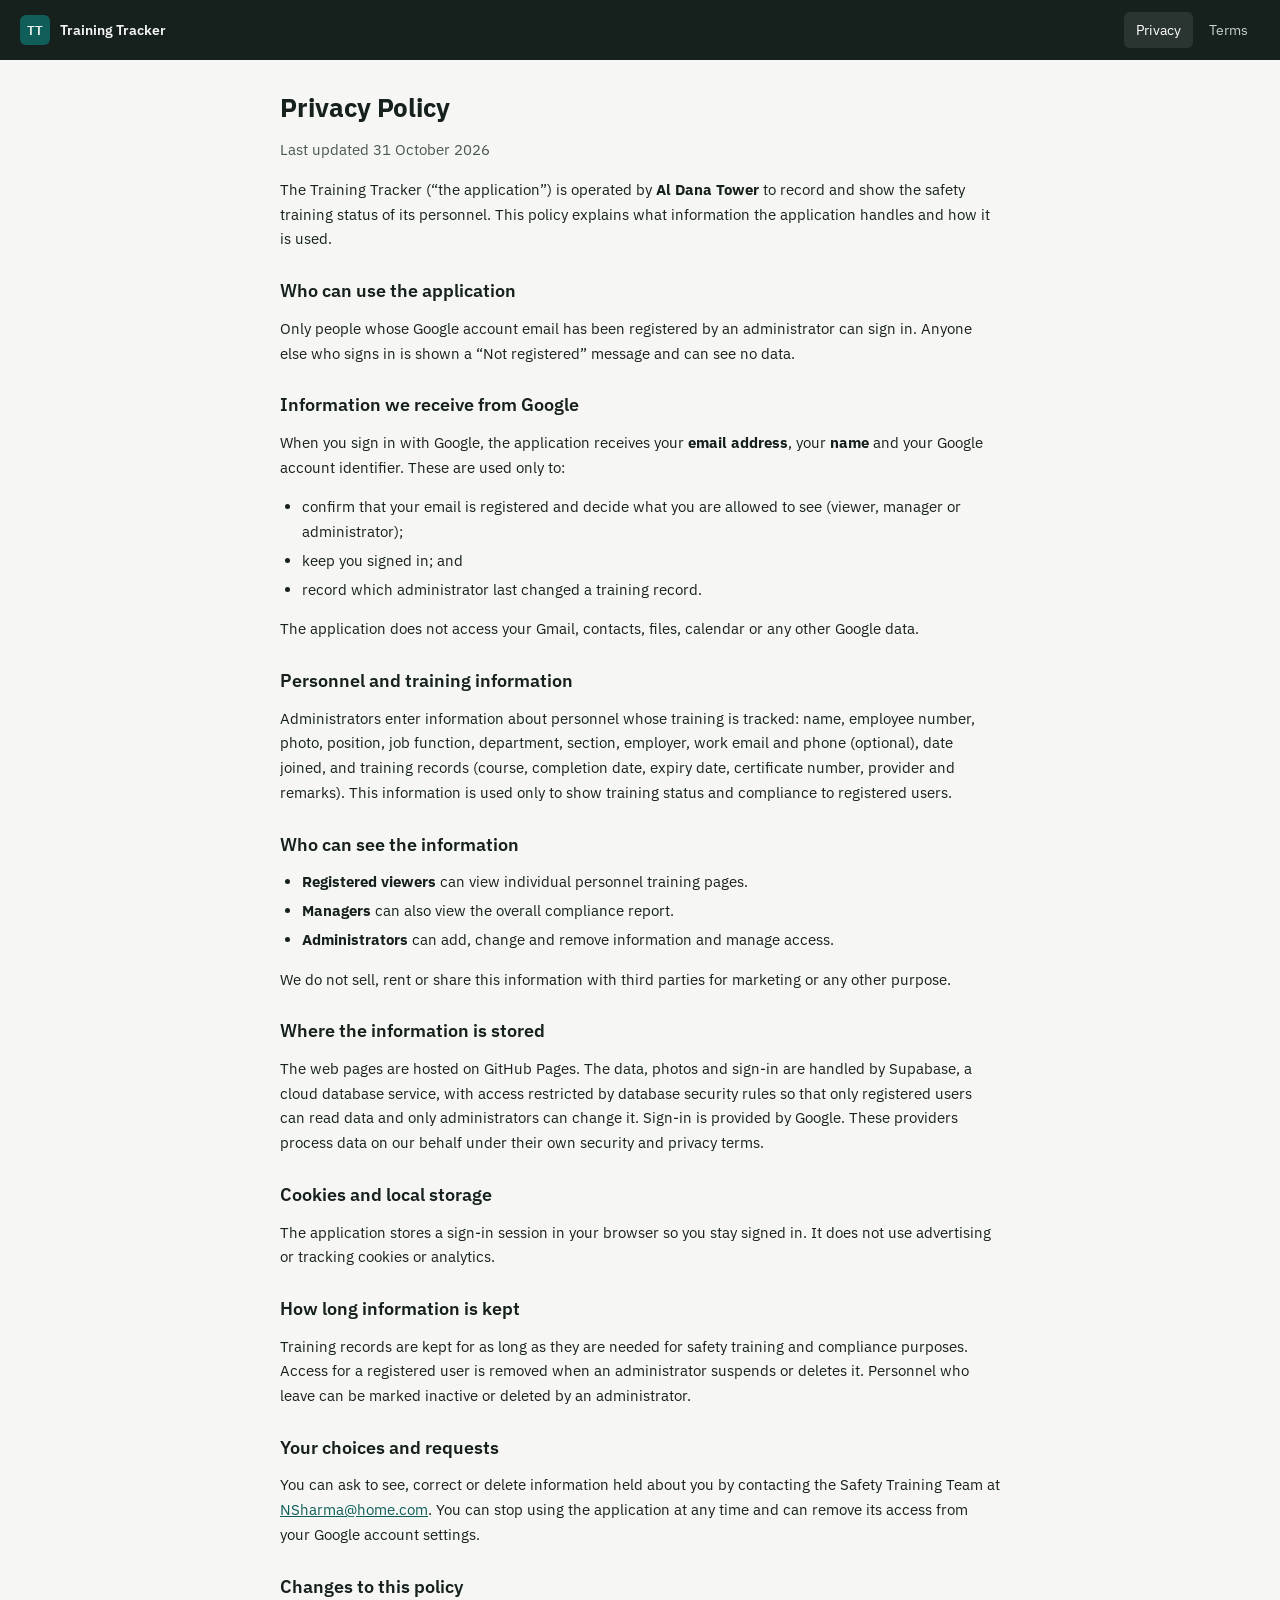
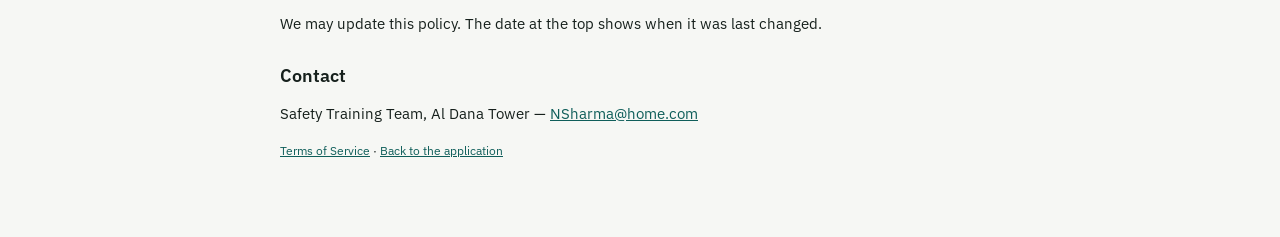
<file: privacy.html>
<!doctype html>
<html lang="en">
<head>
<meta charset="utf-8">
<meta name="viewport" content="width=device-width, initial-scale=1">
<title>Privacy Policy — Training Tracker</title>
<link rel="preconnect" href="https://fonts.googleapis.com">
<link rel="stylesheet" href="https://fonts.googleapis.com/css2?family=IBM+Plex+Sans:wght@400;500;600;700&family=IBM+Plex+Mono:wght@500;600&display=swap">
<link rel="stylesheet" href="assets/app.css">
<style>
  .legal { max-width: 760px; margin: 0 auto; padding: 32px 20px 64px; line-height: 1.65; font-size: 15px; }
  .legal h1 { margin-bottom: 4px; }
  .legal h2 { margin: 28px 0 8px; font-size: 18px; }
  .legal ul { padding-left: 22px; }
  .legal li { margin: 4px 0; }
</style>
</head>
<body>
<header class="topbar"><div class="topbar-inner"><a class="brand" href="index.html"><span class="brand-mark" aria-hidden="true">TT</span><span data-c="APP_NAME">Training Tracker</span></a>
  <nav class="topnav" aria-label="Legal"><a href="privacy.html" class="active" aria-current="page">Privacy</a><a href="terms.html">Terms</a></nav></div></header>
<main class="legal">
  <h1>Privacy Policy</h1>
  <p class="muted">Last updated <span data-c="POLICY_DATE"></span></p>

  <p>The <span data-c="APP_NAME"></span> (“the application”) is operated by <strong data-c="ORG_NAME"></strong> to record and show the safety training status of its personnel. This policy explains what information the application handles and how it is used.</p>

  <h2>Who can use the application</h2>
  <p>Only people whose Google account email has been registered by an administrator can sign in. Anyone else who signs in is shown a “Not registered” message and can see no data.</p>

  <h2>Information we receive from Google</h2>
  <p>When you sign in with Google, the application receives your <strong>email address</strong>, your <strong>name</strong> and your Google account identifier. These are used only to:</p>
  <ul>
    <li>confirm that your email is registered and decide what you are allowed to see (viewer, manager or administrator);</li>
    <li>keep you signed in; and</li>
    <li>record which administrator last changed a training record.</li>
  </ul>
  <p>The application does not access your Gmail, contacts, files, calendar or any other Google data.</p>

  <h2>Personnel and training information</h2>
  <p>Administrators enter information about personnel whose training is tracked: name, employee number, photo, position, job function, department, section, employer, work email and phone (optional), date joined, and training records (course, completion date, expiry date, certificate number, provider and remarks). This information is used only to show training status and compliance to registered users.</p>

  <h2>Who can see the information</h2>
  <ul>
    <li><strong>Registered viewers</strong> can view individual personnel training pages.</li>
    <li><strong>Managers</strong> can also view the overall compliance report.</li>
    <li><strong>Administrators</strong> can add, change and remove information and manage access.</li>
  </ul>
  <p>We do not sell, rent or share this information with third parties for marketing or any other purpose.</p>

  <h2>Where the information is stored</h2>
  <p>The web pages are hosted on GitHub Pages. The data, photos and sign-in are handled by Supabase, a cloud database service, with access restricted by database security rules so that only registered users can read data and only administrators can change it. Sign-in is provided by Google. These providers process data on our behalf under their own security and privacy terms.</p>

  <h2>Cookies and local storage</h2>
  <p>The application stores a sign-in session in your browser so you stay signed in. It does not use advertising or tracking cookies or analytics.</p>

  <h2>How long information is kept</h2>
  <p>Training records are kept for as long as they are needed for safety training and compliance purposes. Access for a registered user is removed when an administrator suspends or deletes it. Personnel who leave can be marked inactive or deleted by an administrator.</p>

  <h2>Your choices and requests</h2>
  <p>You can ask to see, correct or delete information held about you by contacting the Safety Training Team at <a data-c="CONTACT_EMAIL" data-mail href="#"></a>. You can stop using the application at any time and can remove its access from your Google account settings.</p>

  <h2>Changes to this policy</h2>
  <p>We may update this policy. The date at the top shows when it was last changed.</p>

  <h2>Contact</h2>
  <p>Safety Training Team, <span data-c="ORG_NAME"></span> — <a data-c="CONTACT_EMAIL" data-mail href="#"></a></p>
  <p class="small"><a href="terms.html">Terms of Service</a> · <a href="index.html">Back to the application</a></p>
</main>
<script src="assets/config.js"></script>
<script src="assets/legal.js"></script>
</body>
</html>
</file>
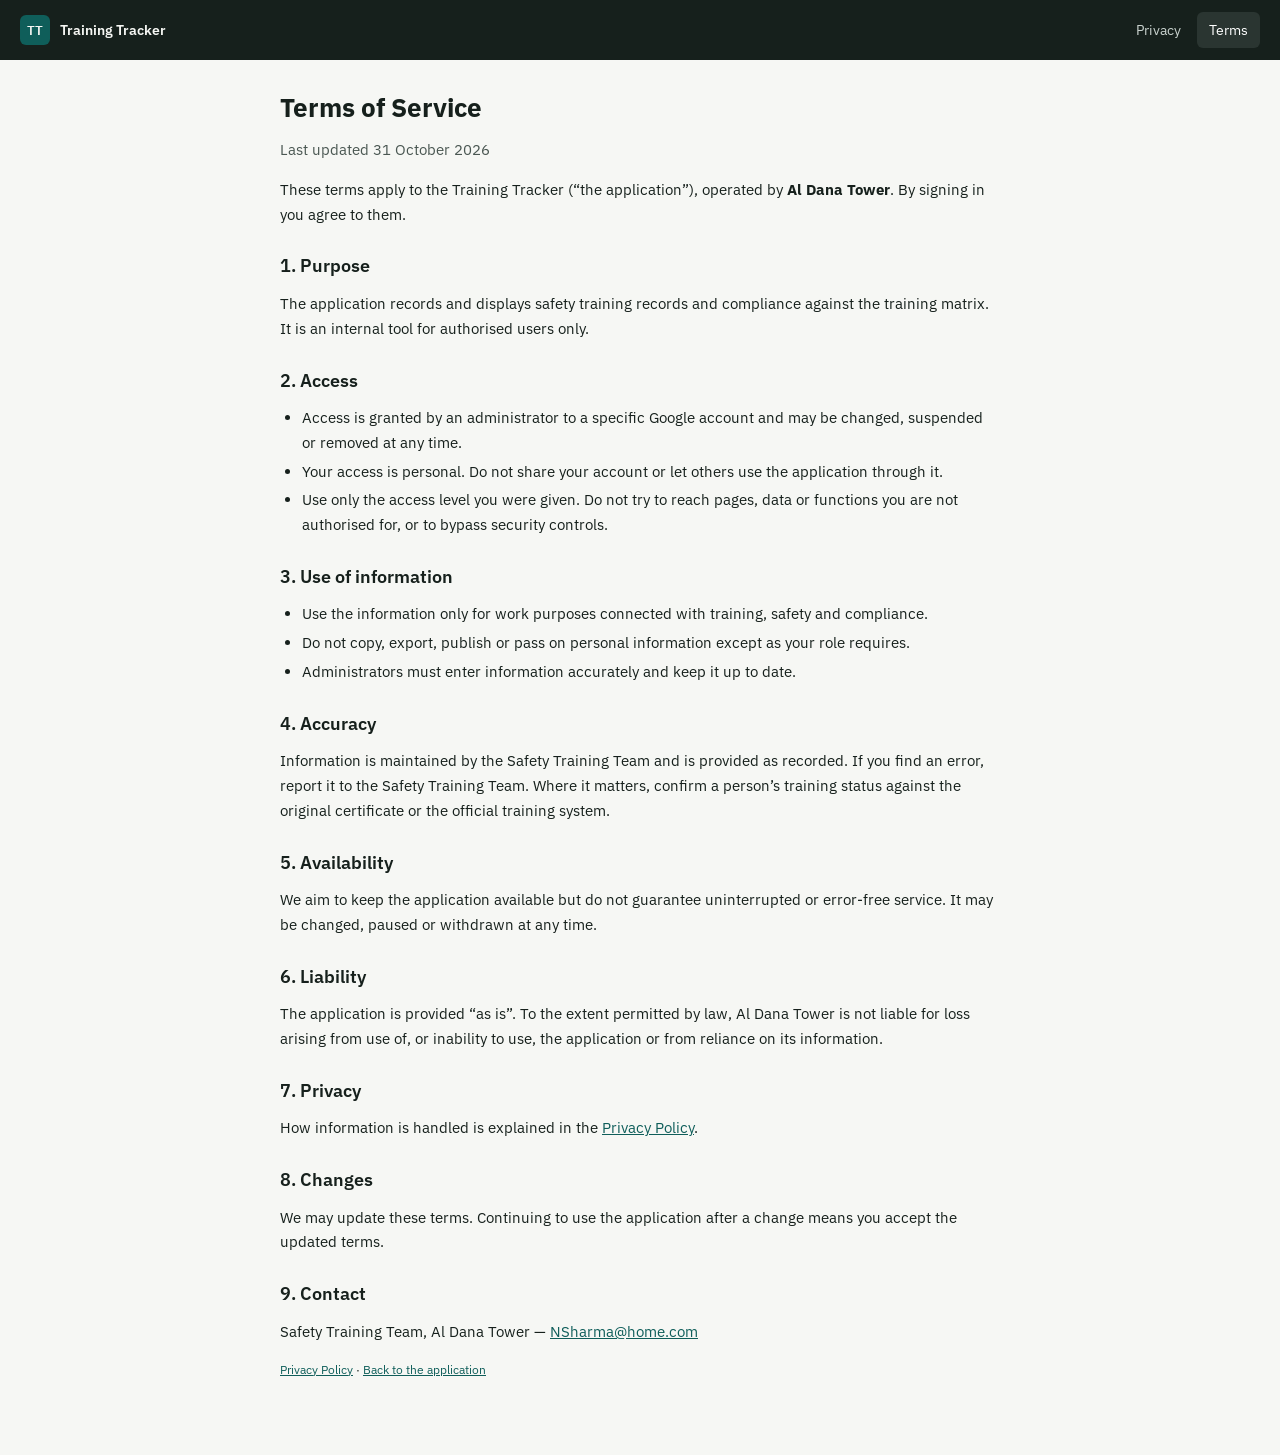
<file: terms.html>
<!doctype html>
<html lang="en">
<head>
<meta charset="utf-8">
<meta name="viewport" content="width=device-width, initial-scale=1">
<title>Terms of Service — Training Tracker</title>
<link rel="preconnect" href="https://fonts.googleapis.com">
<link rel="stylesheet" href="https://fonts.googleapis.com/css2?family=IBM+Plex+Sans:wght@400;500;600;700&family=IBM+Plex+Mono:wght@500;600&display=swap">
<link rel="stylesheet" href="assets/app.css">
<style>
  .legal { max-width: 760px; margin: 0 auto; padding: 32px 20px 64px; line-height: 1.65; font-size: 15px; }
  .legal h1 { margin-bottom: 4px; }
  .legal h2 { margin: 28px 0 8px; font-size: 18px; }
  .legal ul { padding-left: 22px; }
  .legal li { margin: 4px 0; }
</style>
</head>
<body>
<header class="topbar"><div class="topbar-inner"><a class="brand" href="index.html"><span class="brand-mark" aria-hidden="true">TT</span><span data-c="APP_NAME">Training Tracker</span></a>
  <nav class="topnav" aria-label="Legal"><a href="privacy.html">Privacy</a><a href="terms.html" class="active" aria-current="page">Terms</a></nav></div></header>
<main class="legal">
  <h1>Terms of Service</h1>
  <p class="muted">Last updated <span data-c="POLICY_DATE"></span></p>

  <p>These terms apply to the <span data-c="APP_NAME"></span> (“the application”), operated by <strong data-c="ORG_NAME"></strong>. By signing in you agree to them.</p>

  <h2>1. Purpose</h2>
  <p>The application records and displays safety training records and compliance against the training matrix. It is an internal tool for authorised users only.</p>

  <h2>2. Access</h2>
  <ul>
    <li>Access is granted by an administrator to a specific Google account and may be changed, suspended or removed at any time.</li>
    <li>Your access is personal. Do not share your account or let others use the application through it.</li>
    <li>Use only the access level you were given. Do not try to reach pages, data or functions you are not authorised for, or to bypass security controls.</li>
  </ul>

  <h2>3. Use of information</h2>
  <ul>
    <li>Use the information only for work purposes connected with training, safety and compliance.</li>
    <li>Do not copy, export, publish or pass on personal information except as your role requires.</li>
    <li>Administrators must enter information accurately and keep it up to date.</li>
  </ul>

  <h2>4. Accuracy</h2>
  <p>Information is maintained by the Safety Training Team and is provided as recorded. If you find an error, report it to the Safety Training Team. Where it matters, confirm a person’s training status against the original certificate or the official training system.</p>

  <h2>5. Availability</h2>
  <p>We aim to keep the application available but do not guarantee uninterrupted or error-free service. It may be changed, paused or withdrawn at any time.</p>

  <h2>6. Liability</h2>
  <p>The application is provided “as is”. To the extent permitted by law, <span data-c="ORG_NAME"></span> is not liable for loss arising from use of, or inability to use, the application or from reliance on its information.</p>

  <h2>7. Privacy</h2>
  <p>How information is handled is explained in the <a href="privacy.html">Privacy Policy</a>.</p>

  <h2>8. Changes</h2>
  <p>We may update these terms. Continuing to use the application after a change means you accept the updated terms.</p>

  <h2>9. Contact</h2>
  <p>Safety Training Team, <span data-c="ORG_NAME"></span> — <a data-c="CONTACT_EMAIL" data-mail href="#"></a></p>
  <p class="small"><a href="privacy.html">Privacy Policy</a> · <a href="index.html">Back to the application</a></p>
</main>
<script src="assets/config.js"></script>
<script src="assets/legal.js"></script>
</body>
</html>
</file>
<file: assets/app.css>
/* ===================================================================
   Online Training Tracker — shared styles
   =================================================================== */
:root {
  --ink: #16201C;
  --ink-2: #33403B;
  --muted: #4A5752;
  --line: #DDE2DE;
  --line-2: #EEF0EC;
  --ground: #F6F7F4;
  --card: #FFFFFF;
  --chip: #EEF0EC;
  --accent: #0F5E5A;
  --accent-dk: #0A403D;
  --accent-lt: #E3ECEA;
  --bar-dk: #2A3531;

  --valid: #1F7A68;     --valid-bg: #DDEFEA;   --valid-tx: #0A4F45;
  --due: #E0A100;       --due-bg: #FCEBC7;     --due-tx: #7A4600;
  --expired: #C2412D;   --expired-bg: #FADBD7; --expired-tx: #8E1D14;
  --notdone: #A9B3AF;   --notdone-bg: #E6E9E7; --notdone-tx: #33403B;

  --radius: 12px;
  --font: 'IBM Plex Sans', system-ui, -apple-system, 'Segoe UI', sans-serif;
  --mono: 'IBM Plex Mono', ui-monospace, Consolas, monospace;
}

* { box-sizing: border-box; }
html, body { margin: 0; }
body { background: var(--ground); color: var(--ink); font-family: var(--font); font-size: 14px; line-height: 1.45; }
a { color: var(--accent); }
a:hover { color: var(--accent-dk); }
h1, h2, h3 { margin: 0; line-height: 1.2; }
h1 { font-size: 26px; font-weight: 700; }
h2 { font-size: 16px; font-weight: 600; }
.mono { font-family: var(--mono); }
.muted { color: var(--muted); }
.small { font-size: 12px; }
.hidden { display: none !important; }
.sr-only { position: absolute; width: 1px; height: 1px; overflow: hidden; clip: rect(0 0 0 0); white-space: nowrap; }

/* ---------- Top bar ---------- */
.topbar { background: var(--ink); color: var(--ground); }
.topbar-inner { max-width: 1360px; margin: 0 auto; padding: 0 20px; min-height: 60px; display: flex; flex-wrap: wrap; align-items: center; justify-content: space-between; gap: 10px; }
.brand { display: flex; align-items: center; gap: 10px; color: var(--ground); text-decoration: none; font-weight: 600; }
.brand:hover { color: #fff; }
.brand-mark { width: 30px; height: 30px; border-radius: 6px; background: var(--accent); display: grid; place-items: center; font-family: var(--mono); font-weight: 600; font-size: 13px; }
.topnav { display: flex; gap: 4px; flex-wrap: wrap; }
.topnav a { color: #C9D2CE; text-decoration: none; padding: 8px 12px; border-radius: 6px; font-size: 14px; }
.topnav a:hover { color: #fff; background: #222D29; }
.topnav a.active { color: #fff; background: var(--bar-dk); }
.who { display: flex; align-items: center; gap: 10px; font-size: 13px; color: #C9D2CE; flex-wrap: wrap; }
.role-badge { padding: 3px 8px; border-radius: 99px; background: var(--bar-dk); color: #fff; font-size: 11px; font-weight: 600; letter-spacing: .05em; text-transform: uppercase; }
.topbar .btn-ghost { color: #F6F7F4; border-color: #3A4642; }
.topbar .btn-ghost:hover { background: #222D29; }

/* ---------- Layout ---------- */
.page { max-width: 1360px; margin: 0 auto; padding: 28px 20px 56px; display: flex; flex-direction: column; gap: 20px; }
.page-narrow { max-width: 760px; }
.page-head { display: flex; flex-wrap: wrap; justify-content: space-between; align-items: flex-end; gap: 16px; }
.page-head p { margin: 6px 0 0; color: var(--muted); }
.card { background: var(--card); border: 1px solid var(--line); border-radius: var(--radius); padding: 20px; }
.card-head { display: flex; justify-content: space-between; align-items: center; gap: 12px; flex-wrap: wrap; margin-bottom: 14px; }
.row { display: flex; flex-wrap: wrap; gap: 16px; }
.row > * { min-width: 0; }
.grow { flex: 1 1 360px; }
.toolbar { display: flex; flex-wrap: wrap; gap: 8px; align-items: flex-end; }

/* ---------- Controls ---------- */
.btn { min-height: 40px; padding: 0 14px; border-radius: 8px; border: 1px solid #C3CBC6; background: #fff; color: var(--ink); font: inherit; font-size: 14px; cursor: pointer; display: inline-flex; align-items: center; gap: 8px; text-decoration: none; white-space: nowrap; }
.btn:hover { border-color: var(--ink-2); }
.btn:disabled { opacity: .55; cursor: not-allowed; }
.btn-primary { background: var(--accent); border-color: var(--accent); color: #fff; font-weight: 600; }
.btn-primary:hover { background: var(--accent-dk); border-color: var(--accent-dk); color: #fff; }
.btn-dark { background: var(--ink); border-color: var(--ink); color: var(--ground); }
.btn-dark:hover { background: #000; color: #fff; }
.btn-danger { color: var(--expired-tx); }
.btn-danger:hover { border-color: var(--expired-tx); }
.btn-ghost { background: transparent; }
.btn-sm { min-height: 34px; padding: 0 10px; font-size: 13px; }
.btn-link { background: none; border: 0; color: var(--accent); cursor: pointer; font: inherit; padding: 6px 4px; text-decoration: underline; }

.field { display: flex; flex-direction: column; gap: 5px; font-size: 12px; font-weight: 600; color: var(--ink-2); }
.field-label-caps { font-size: 11px; color: var(--muted); text-transform: uppercase; letter-spacing: .06em; font-weight: 600; }
input[type=text], input[type=email], input[type=search], input[type=number], input[type=date], input[type=tel], select, textarea {
  min-height: 40px; padding: 0 10px; border: 1px solid #C3CBC6; border-radius: 8px; background: #fff; color: var(--ink); font: inherit; font-size: 14px; font-weight: 400; width: 100%;
}
textarea { padding: 10px; min-height: 80px; resize: vertical; }
input:focus, select:focus, textarea:focus, .btn:focus-visible, a:focus-visible, button:focus-visible { outline: 2px solid var(--accent); outline-offset: 1px; }
.check { display: inline-flex; align-items: center; gap: 8px; font-size: 14px; font-weight: 400; min-height: 40px; }
.check input { width: 18px; height: 18px; accent-color: var(--accent); }
.form-grid { display: grid; grid-template-columns: repeat(auto-fit, minmax(220px, 1fr)); gap: 14px 16px; }
.form-grid .span-all { grid-column: 1 / -1; }
.req::after { content: ' *'; color: var(--expired-tx); }

.chips { display: flex; flex-wrap: wrap; gap: 6px; }
.chip { min-height: 36px; padding: 0 12px; border-radius: 99px; border: 1px solid #C3CBC6; background: #fff; color: var(--ink); font: inherit; font-size: 13px; cursor: pointer; }
.chip[aria-pressed=true] { background: var(--ink); border-color: var(--ink); color: var(--ground); }

/* ---------- Status pills ---------- */
.pill { display: inline-block; font-size: 11px; font-weight: 600; padding: 4px 9px; border-radius: 99px; white-space: nowrap; }
.pill-valid { background: var(--valid-bg); color: var(--valid-tx); }
.pill-due { background: var(--due-bg); color: var(--due-tx); }
.pill-expired { background: var(--expired-bg); color: var(--expired-tx); }
.pill-notdone { background: var(--notdone-bg); color: var(--notdone-tx); }
.pill-plain { background: var(--chip); color: var(--ink-2); }
.abbr { font-family: var(--mono); font-weight: 600; font-size: 12px; background: var(--chip); padding: 4px 7px; border-radius: 6px; display: inline-block; min-width: 42px; text-align: center; }

/* ---------- Tables ---------- */
.table-wrap { overflow-x: auto; }
table.data { width: 100%; border-collapse: collapse; font-size: 13px; }
table.data th { text-align: left; color: var(--muted); font-size: 11px; text-transform: uppercase; letter-spacing: .06em; font-weight: 600; padding: 10px 8px; border-bottom: 1px solid var(--line); white-space: nowrap; background: var(--card); position: sticky; top: 0; }
table.data th button { all: unset; cursor: pointer; }
table.data th button:focus-visible { outline: 2px solid var(--accent); }
table.data td { padding: 10px 8px; border-bottom: 1px solid var(--line-2); vertical-align: middle; }
table.data tr:hover td { background: #FAFBF9; }
.empty { padding: 28px; text-align: center; color: var(--muted); }

/* ---------- Gate (sign-in etc.) ---------- */
.gate { min-height: calc(100vh - 60px); display: grid; place-items: center; padding: 24px; }
.gate-card { max-width: 420px; width: 100%; background: #fff; border: 1px solid var(--line); border-radius: 16px; padding: 32px; text-align: center; display: flex; flex-direction: column; gap: 14px; align-items: center; }
.gate-card p { margin: 0; color: var(--muted); }
.btn-google { min-height: 46px; padding: 0 18px; border-radius: 99px; border: 1px solid #C3CBC6; background: #fff; font: inherit; font-weight: 600; font-size: 15px; display: inline-flex; gap: 10px; align-items: center; cursor: pointer; }
.btn-google:hover { border-color: var(--ink); }

/* ---------- Toast & loading ---------- */
.toast-host { position: fixed; bottom: 20px; left: 50%; transform: translateX(-50%); display: flex; flex-direction: column; gap: 8px; z-index: 1000; }
.toast { background: var(--ink); color: #fff; padding: 12px 16px; border-radius: 10px; font-size: 14px; box-shadow: 0 6px 24px rgba(0,0,0,.18); max-width: 90vw; }
.toast.error { background: var(--expired-tx); }
.loading { padding: 48px; text-align: center; color: var(--muted); }
.spinner { width: 28px; height: 28px; border-radius: 50%; border: 3px solid var(--line); border-top-color: var(--accent); animation: spin 0.8s linear infinite; margin: 0 auto 10px; }
@keyframes spin { to { transform: rotate(360deg); } }

/* ---------- Dialog ---------- */
dialog.modal { border: 0; border-radius: 16px; padding: 0; width: min(760px, 94vw); max-height: 92vh; box-shadow: 0 20px 60px rgba(0,0,0,.25); }
dialog.modal::backdrop { background: rgba(22,32,28,.45); }
.modal-head { display: flex; justify-content: space-between; align-items: center; padding: 18px 22px; border-bottom: 1px solid var(--line); position: sticky; top: 0; background: #fff; z-index: 1; }
.modal-body { padding: 20px 22px; overflow: auto; }
.modal-foot { display: flex; justify-content: space-between; gap: 8px; padding: 14px 22px; border-top: 1px solid var(--line); background: var(--ground); position: sticky; bottom: 0; flex-wrap: wrap; }
.modal-foot .right { display: flex; gap: 8px; margin-left: auto; }
.icon-btn { width: 40px; height: 40px; border-radius: 8px; border: 1px solid transparent; background: transparent; cursor: pointer; display: grid; place-items: center; color: var(--ink); }
.icon-btn:hover { background: var(--chip); }

/* ---------- Person page ---------- */
.qr-banner { background: var(--accent-lt); color: var(--accent-dk); font-size: 12px; padding: 10px 16px; display: flex; gap: 8px; align-items: center; justify-content: center; }
.person-head { display: flex; gap: 16px; align-items: center; }
.photo { width: 96px; height: 120px; border-radius: 10px; background: #D5DBD6; object-fit: cover; flex: none; display: grid; place-items: center; color: var(--muted); font-size: 28px; font-weight: 700; }
.photo-sm { width: 44px; height: 55px; border-radius: 6px; font-size: 14px; }
.facts { display: grid; grid-template-columns: repeat(auto-fit, minmax(150px, 1fr)); gap: 8px; }
.fact { background: #fff; border: 1px solid var(--line); border-radius: 10px; padding: 10px 12px; }
.fact .k { font-size: 11px; color: var(--muted); text-transform: uppercase; letter-spacing: .06em; }
.fact .v { font-size: 14px; font-weight: 600; margin-top: 2px; }
.compliance { background: var(--ink); color: var(--ground); border-radius: 14px; padding: 16px 18px; display: flex; gap: 18px; align-items: center; }
.compliance .sub { color: #C9D2CE; font-size: 13px; }
.dark-pill { font-size: 11px; padding: 3px 8px; border-radius: 99px; }
.course-list { display: flex; flex-direction: column; gap: 8px; }
.course { background: #fff; border: 1px solid var(--line); border-radius: 12px; padding: 12px; display: flex; gap: 12px; align-items: center; }
.course .abbr { min-width: 54px; padding: 8px 4px; }
.course .info { flex: 1; min-width: 0; }
.course .name { font-weight: 600; line-height: 1.25; }
.course .dates { font-size: 12px; color: var(--muted); }
.foot-note { text-align: center; font-size: 12px; color: var(--muted); margin-top: 8px; }

/* ---------- People directory ---------- */
.people-grid { display: grid; grid-template-columns: repeat(auto-fill, minmax(280px, 1fr)); gap: 10px; }
.person-card { background: #fff; border: 1px solid var(--line); border-radius: 12px; padding: 12px; display: flex; gap: 12px; align-items: center; text-decoration: none; color: var(--ink); }
.person-card:hover { border-color: var(--ink-2); color: var(--ink); }
.person-card .nm { font-weight: 600; }
.meter { height: 6px; background: var(--line-2); border-radius: 99px; overflow: hidden; margin-top: 6px; }
.meter > span { display: block; height: 100%; border-radius: 99px; }

/* ---------- Report ---------- */
.kpis { display: grid; grid-template-columns: repeat(auto-fit, minmax(170px, 1fr)); gap: 12px; }
.kpi { background: #fff; border: 1px solid var(--line); border-radius: var(--radius); padding: 16px 18px; display: flex; flex-direction: column; gap: 4px; }
.kpi .k { font-size: 12px; color: var(--muted); display: flex; align-items: center; gap: 6px; }
.kpi .v { font-size: 32px; font-weight: 700; line-height: 1.1; }
.kpi .s { font-size: 12px; color: var(--muted); }
.kpi-hero { background: var(--ink); color: var(--ground); border-color: var(--ink); flex-direction: row; align-items: center; gap: 14px; }
.kpi-hero .k, .kpi-hero .s { color: #C9D2CE; }
.dot { width: 10px; height: 10px; border-radius: 3px; display: inline-block; flex: none; }
.chart-grid { display: grid; grid-template-columns: repeat(auto-fit, minmax(320px, 1fr)); gap: 16px; }
.chart-card { background: #fff; border: 1px solid var(--line); border-radius: var(--radius); padding: 20px; min-width: 0; }
.chart-card h2 { margin-bottom: 4px; }
.chart-card .hint { font-size: 12px; color: var(--muted); margin-bottom: 14px; }
.donut-wrap { display: flex; gap: 18px; align-items: center; flex-wrap: wrap; }
.legend { display: flex; flex-direction: column; gap: 6px; flex: 1; min-width: 150px; }
.legend button { all: unset; display: flex; align-items: center; gap: 8px; font-size: 13px; cursor: pointer; padding: 4px 6px; border-radius: 6px; }
.legend button:hover, .legend button[aria-pressed=true] { background: var(--chip); }
.legend button:focus-visible { outline: 2px solid var(--accent); }
.legend .n { margin-left: auto; font-family: var(--mono); color: var(--ink-2); }
.hbar { display: grid; grid-template-columns: minmax(110px, 34%) 1fr 52px; gap: 10px; align-items: center; font-size: 13px; padding: 4px 6px; border-radius: 6px; width: 100%; background: none; border: 0; font: inherit; text-align: left; color: inherit; cursor: pointer; }
.hbar:hover { background: var(--ground); }
.hbar .lbl { overflow: hidden; text-overflow: ellipsis; white-space: nowrap; }
.hbar .track { height: 12px; background: var(--line-2); border-radius: 99px; overflow: hidden; display: flex; }
.hbar .track > span { height: 100%; }
.hbar .val { font-family: var(--mono); font-size: 12px; text-align: right; color: var(--ink-2); }
.bars-list { display: flex; flex-direction: column; gap: 2px; max-height: 360px; overflow: auto; }
.cols { display: flex; align-items: flex-end; gap: 6px; height: 200px; padding-top: 16px; }
.cols .col { flex: 1; display: flex; flex-direction: column; align-items: center; gap: 6px; height: 100%; justify-content: flex-end; min-width: 0; }
.cols .col .stack { width: 100%; max-width: 42px; display: flex; flex-direction: column-reverse; border-radius: 6px 6px 2px 2px; overflow: hidden; }
.cols .col .n { font-size: 11px; font-family: var(--mono); color: var(--ink-2); }
.cols .col .m { font-size: 11px; color: var(--muted); white-space: nowrap; }
.legend-inline { display: flex; flex-wrap: wrap; gap: 14px; font-size: 12px; color: var(--ink-2); margin-top: 10px; }
.legend-inline span { display: inline-flex; align-items: center; gap: 6px; }

/* ---------- Admin ---------- */
.admin-shell { display: flex; flex-wrap: wrap; min-height: calc(100vh - 60px); }
.side { flex: 1 1 220px; max-width: 250px; background: #1D2824; padding: 18px 10px; display: flex; flex-direction: column; gap: 2px; }
.side button { all: unset; color: #C9D2CE; padding: 10px 12px; border-radius: 8px; font-size: 14px; cursor: pointer; }
.side button:hover { color: #fff; background: #26322E; }
.side button[aria-current=page] { color: #fff; background: var(--bar-dk); font-weight: 600; }
.side button:focus-visible { outline: 2px solid #5FC4B4; }
.side .grp { font-size: 11px; color: #9AA6A1; text-transform: uppercase; letter-spacing: .08em; padding: 14px 12px 6px; }
.admin-main { flex: 999 1 560px; min-width: 0; padding: 26px 24px 56px; display: flex; flex-direction: column; gap: 18px; }
.matrix-wrap { overflow: auto; max-height: 70vh; border: 1px solid var(--line); border-radius: var(--radius); background: #fff; }
table.matrix { border-collapse: separate; border-spacing: 0; font-size: 13px; }
table.matrix th, table.matrix td { border-bottom: 1px solid var(--line-2); border-left: 1px solid var(--line-2); }
table.matrix thead th { position: sticky; top: 0; background: var(--ground); z-index: 2; padding: 10px 6px; font-size: 12px; font-weight: 600; min-width: 96px; max-width: 120px; line-height: 1.25; vertical-align: bottom; }
table.matrix th.corner { left: 0; z-index: 3; text-align: left; padding-left: 14px; min-width: 260px; }
table.matrix td.rowhead { position: sticky; left: 0; background: #fff; z-index: 1; padding: 8px 14px; min-width: 260px; }
table.matrix td.cell { text-align: center; padding: 4px; }
.mcell { width: 44px; height: 34px; border-radius: 8px; border: 1px solid var(--line); background: #fff; color: var(--muted); font: inherit; font-weight: 700; cursor: pointer; }
.mcell.on { background: var(--accent); border-color: var(--accent); color: #fff; }
.mcell.dirty { outline: 2px dashed #9A5B00; outline-offset: 1px; }
.qr-box { display: flex; gap: 16px; align-items: center; flex-wrap: wrap; padding: 14px; background: var(--ground); border-radius: 10px; }
.qr-box canvas, .qr-box img { width: 132px; height: 132px; }
.photo-edit { display: flex; gap: 16px; align-items: center; flex-wrap: wrap; margin-bottom: 16px; }
.import-log { font-family: var(--mono); font-size: 12px; background: var(--ground); border-radius: 8px; padding: 10px; max-height: 220px; overflow: auto; white-space: pre-wrap; }

@media (max-width: 640px) {
  .page { padding: 18px 14px 40px; }
  .admin-main { padding: 18px 14px 40px; }
  .side { max-width: none; flex-direction: row; flex-wrap: wrap; }
  .side .grp { display: none; }
  h1 { font-size: 22px; }
  .kpi .v { font-size: 26px; }
}

@media print {
  .topbar, .no-print, .toolbar { display: none !important; }
  body { background: #fff; }
  .card, .chart-card, .kpi { break-inside: avoid; }
}
</file>
